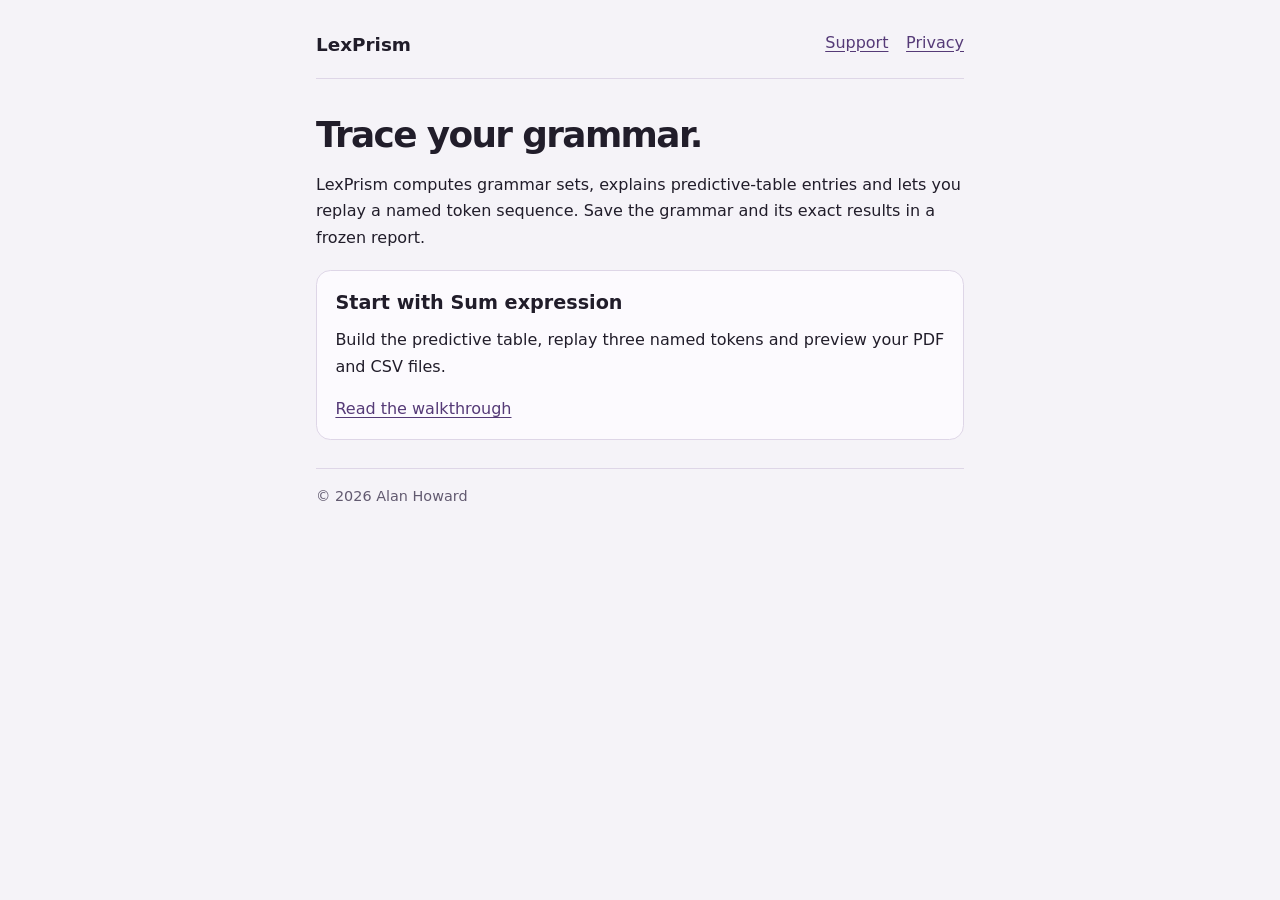
<file: index.html>
<!doctype html><html lang="en"><head><meta charset="utf-8"><meta name="viewport" content="width=device-width, initial-scale=1"><title>LexPrism</title><link rel="stylesheet" href="style.css"></head>
<body><div class="screen"><header class="head"><a class="name" href="index.html">LexPrism</a><nav aria-label="Pages"><a href="support.html">Support</a><a href="privacy.html">Privacy</a></nav></header>
<main><h1>Trace your grammar.</h1><p>LexPrism computes grammar sets, explains predictive-table entries and lets you replay a named token sequence. Save the grammar and its exact results in a frozen report.</p>
<section><h2>Start with Sum expression</h2><p>Build the predictive table, replay three named tokens and preview your PDF and CSV files.</p><a href="support.html">Read the walkthrough</a></section></main><footer>© 2026 Alan Howard</footer></div></body></html>
</file>
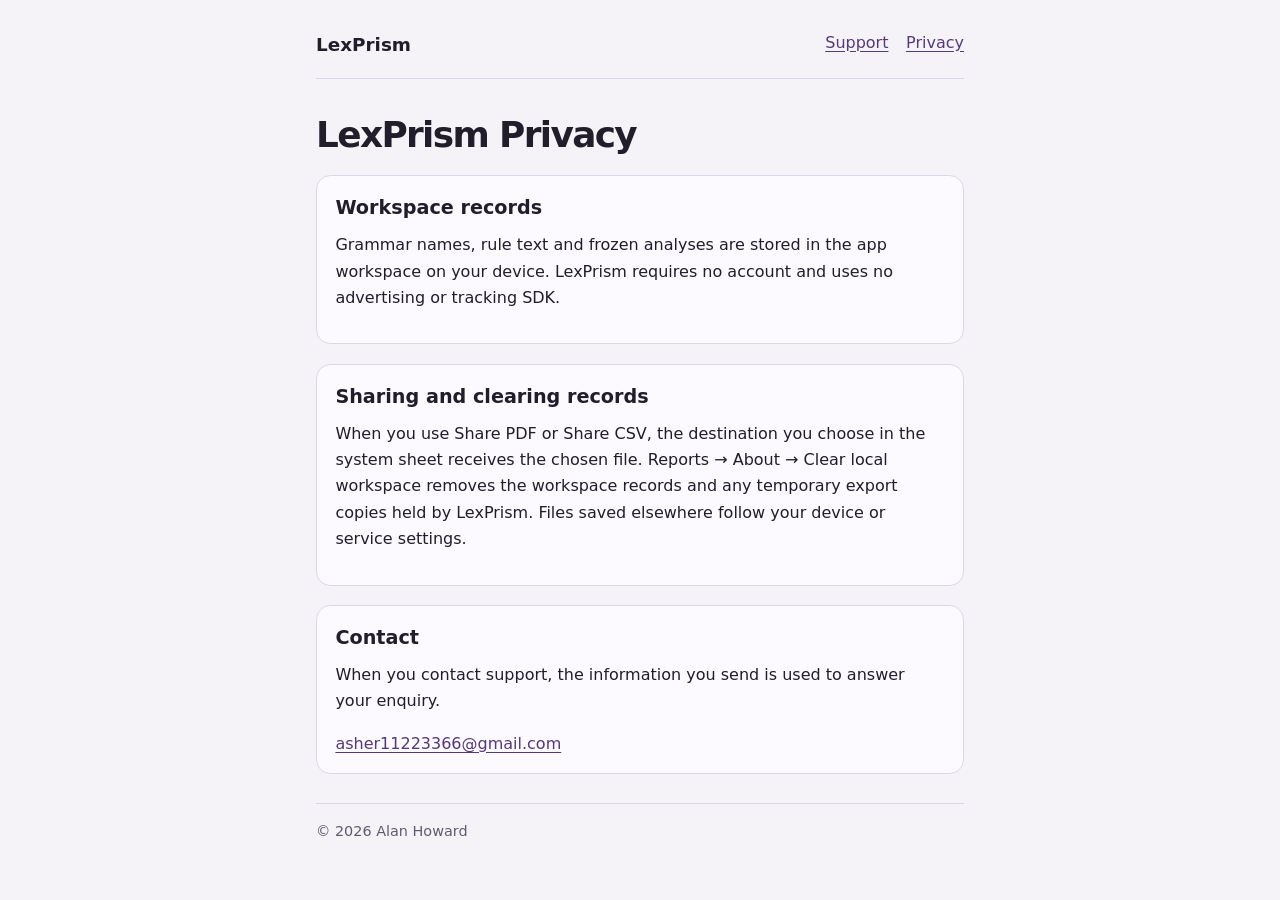
<file: privacy.html>
<!doctype html><html lang="en"><head><meta charset="utf-8"><meta name="viewport" content="width=device-width, initial-scale=1"><title>LexPrism Privacy</title><link rel="stylesheet" href="style.css"></head>
<body><div class="screen"><header class="head"><a class="name" href="index.html">LexPrism</a><nav aria-label="Pages"><a href="support.html">Support</a><a href="privacy.html" aria-current="page">Privacy</a></nav></header>
<main><h1>LexPrism Privacy</h1><section><h2>Workspace records</h2><p>Grammar names, rule text and frozen analyses are stored in the app workspace on your device. LexPrism requires no account and uses no advertising or tracking SDK.</p></section>
<section><h2>Sharing and clearing records</h2><p>When you use Share PDF or Share CSV, the destination you choose in the system sheet receives the chosen file. Reports → About → Clear local workspace removes the workspace records and any temporary export copies held by LexPrism. Files saved elsewhere follow your device or service settings.</p></section>
<section><h2>Contact</h2><p>When you contact support, the information you send is used to answer your enquiry.</p><a href="mailto:asher11223366@gmail.com">asher11223366@gmail.com</a></section>
</main><footer>© 2026 Alan Howard</footer></div></body></html>
</file>
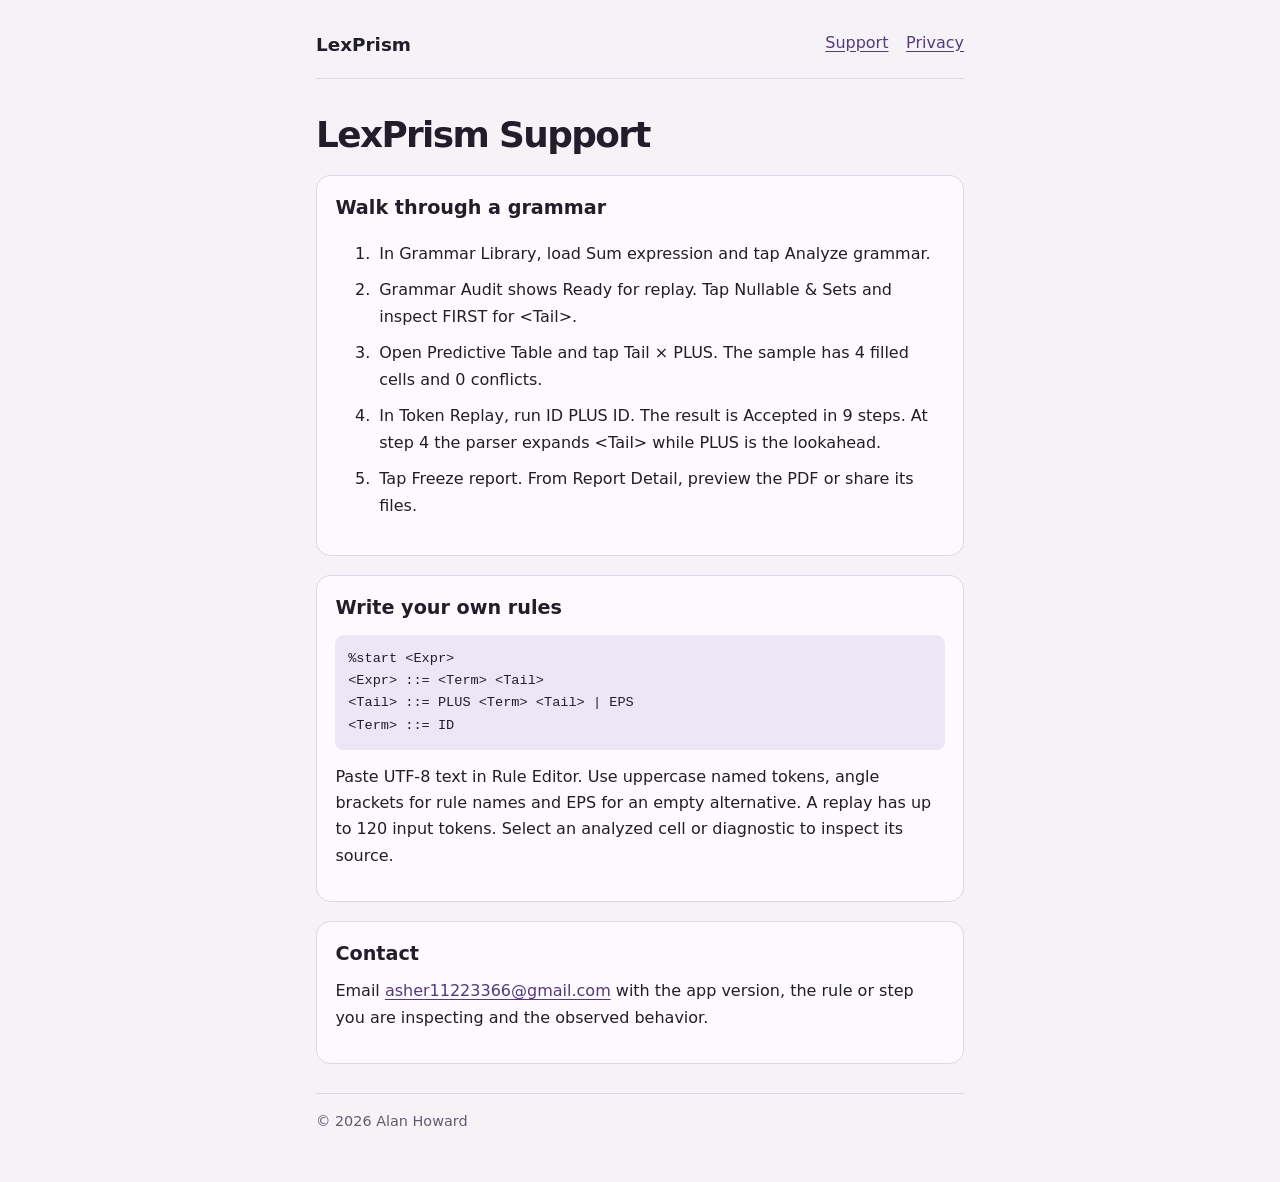
<file: support.html>
<!doctype html><html lang="en"><head><meta charset="utf-8"><meta name="viewport" content="width=device-width, initial-scale=1"><title>LexPrism Support</title><link rel="stylesheet" href="style.css"></head>
<body><div class="screen"><header class="head"><a class="name" href="index.html">LexPrism</a><nav aria-label="Pages"><a href="support.html" aria-current="page">Support</a><a href="privacy.html">Privacy</a></nav></header>
<main><h1>LexPrism Support</h1>
<section><h2>Walk through a grammar</h2><ol><li>In Grammar Library, load Sum expression and tap Analyze grammar.</li><li>Grammar Audit shows Ready for replay. Tap Nullable &amp; Sets and inspect FIRST for &lt;Tail&gt;.</li><li>Open Predictive Table and tap Tail × PLUS. The sample has 4 filled cells and 0 conflicts.</li><li>In Token Replay, run ID PLUS ID. The result is Accepted in 9 steps. At step 4 the parser expands &lt;Tail&gt; while PLUS is the lookahead.</li><li>Tap Freeze report. From Report Detail, preview the PDF or share its files.</li></ol></section>
<section><h2>Write your own rules</h2><pre>%start &lt;Expr&gt;
&lt;Expr&gt; ::= &lt;Term&gt; &lt;Tail&gt;
&lt;Tail&gt; ::= PLUS &lt;Term&gt; &lt;Tail&gt; | EPS
&lt;Term&gt; ::= ID</pre><p>Paste UTF-8 text in Rule Editor. Use uppercase named tokens, angle brackets for rule names and EPS for an empty alternative. A replay has up to 120 input tokens. Select an analyzed cell or diagnostic to inspect its source.</p></section>
<section><h2>Contact</h2><p>Email <a href="mailto:asher11223366@gmail.com">asher11223366@gmail.com</a> with the app version, the rule or step you are inspecting and the observed behavior.</p></section>
</main><footer>© 2026 Alan Howard</footer></div></body></html>
</file>
<file: style.css>
:root{color-scheme:light;font-family:system-ui,-apple-system,sans-serif;color:#211d2a;background:#f5f3f8;line-height:1.65;--violet:#553a77;--stroke:#ded6e7;--base:#fcfafe;}
*{box-sizing:border-box}body{margin:0}.screen{max-width:43rem;margin:0 auto;padding:1.6rem 1.25rem 3rem}.head{border-bottom:1px solid var(--stroke);display:flex;flex-wrap:wrap;gap:.8rem;justify-content:space-between;padding:.25rem 0 1.1rem}.name{font-size:1.15rem;color:#211d2a;font-weight:750;text-decoration:none}nav{display:flex;gap:1.1rem}a{color:var(--violet);text-underline-offset:.2em}h1{font-size:clamp(2.1rem,2.8vw,3.2rem);line-height:1.13;letter-spacing:-.045em;margin:2.3rem 0 1rem}h2{font-size:1.2rem;line-height:1.3;margin:.25rem 0 .7rem}p{margin:0 0 1rem}section{background:var(--base);border:1px solid var(--stroke);border-radius:.9rem;padding:1rem 1.15rem;margin-top:1.2rem}pre{background:#ede6f5;overflow:auto;padding:.8rem;border-radius:.55rem;font-size:.85rem}li{padding:.24rem;margin:.16rem 0}footer{font-size:.9rem;color:#625a70;margin-top:1.8rem;border-top:1px solid var(--stroke);padding-top:1rem}
</file>
